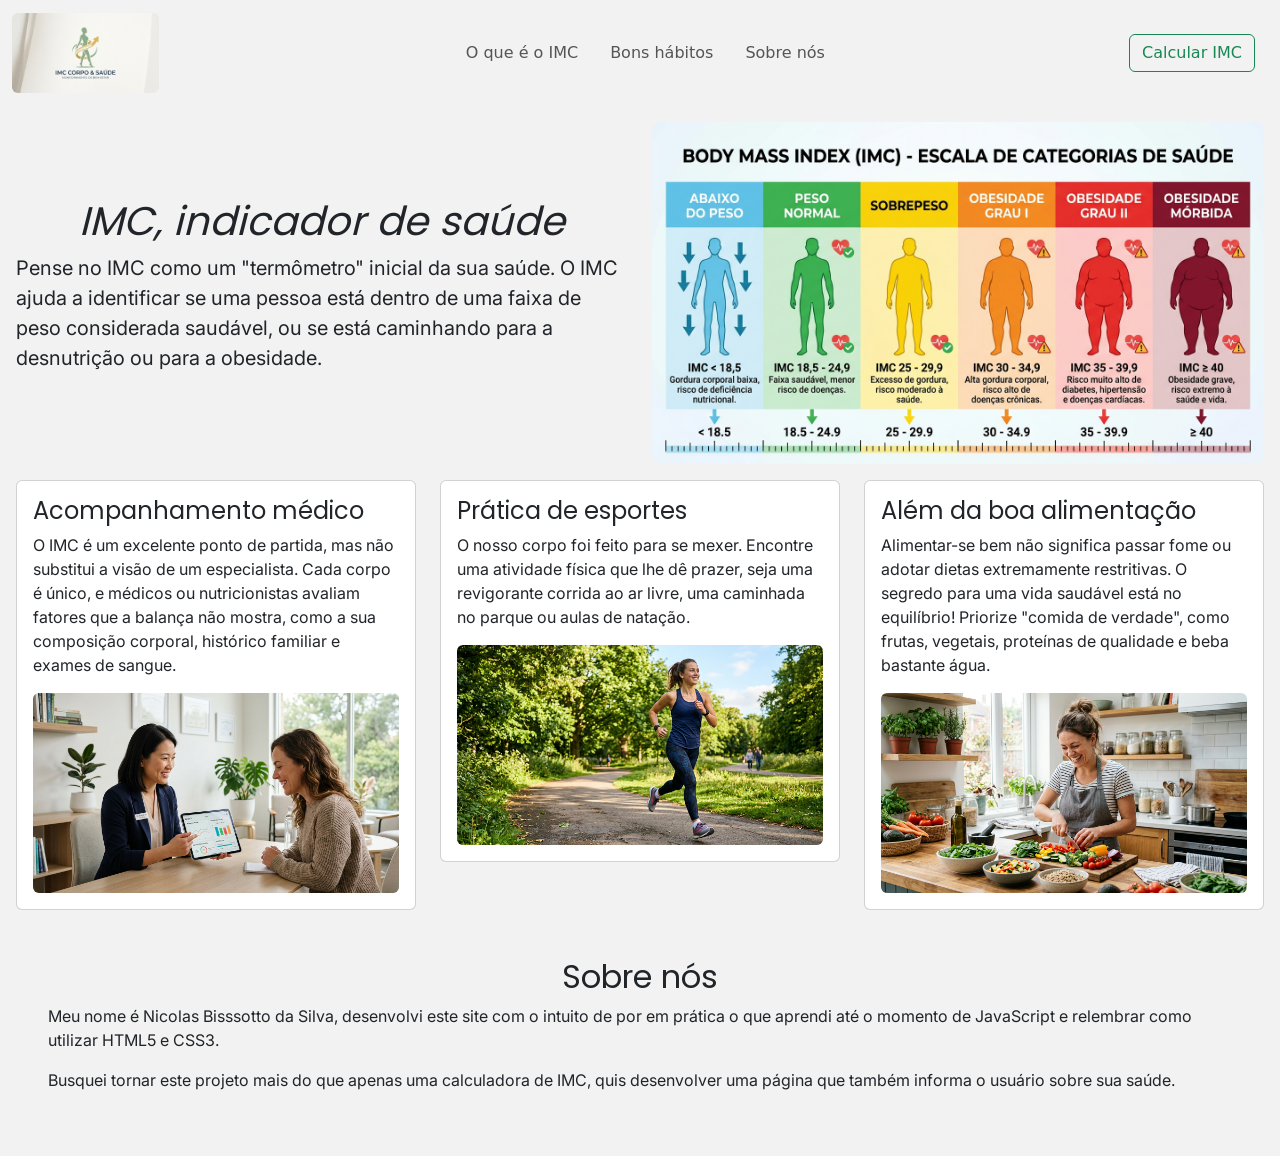
<file: index.html>
<!doctype html>
<html lang="pt-BR">
  <head>
    <meta charset="UTF-8" />
    <meta name="viewport" content="width=device-width, initial-scale=1.0" />

    <!-- Bootstrap 5 -->
    <link
      href="https://cdn.jsdelivr.net/npm/bootstrap@5.0.2/dist/css/bootstrap.min.css"
      rel="stylesheet"
      integrity="sha384-EVSTQN3/azprG1Anm3QDgpJLIm9Nao0Yz1ztcQTwFspd3yD65VohhpuuCOmLASjC"
      crossorigin="anonymous"
    />

    <!-- Meu CSS -->
    <link rel="stylesheet" href="/css/style.css" />
    <title>How Is My IMC?</title>
  </head>
  <body>
    <div class="container"></div>
    <!-- Cabeçalho do site -->
    <header>
      <!-- Área de navegação -->
      <nav class="navbar navbar-expand-sm navbar-light">
        <div class="container-fluid">
          <a href="#" class="navbar-brand">
            <img
              src="design/img/img-logo.jpg"
              alt=""
              height="80"
              class="rounded"
            />
          </a>

          <button
            class="navbar-toggler"
            type="button"
            data-bs-toggle="collapse"
            data-bs-target="#navBarMenu"
          >
            <span class="navbar-toggler-icon"></span>
          </button>

          <div class="collapse navbar-collapse" id="navBarMenu">
            <ul class="navbar-nav m-auto">
              <li class="nav-item m-2">
                <a href="#imc-desc" class="nav-link">O que é o IMC</a>
              </li>
              <li class="nav-item m-2">
                <a href="#bons-habitos" class="nav-link">Bons hábitos</a>
              </li>
              <li class="nav-item m-2">
                <a href="#sobre-nos" class="nav-link"> Sobre nós </a>
              </li>
            </ul>
            <button class="btn">
              <a
                href="calculadoraImc.html"
                role="button"
                class="btn btn-outline-success"
                >Calcular IMC</a
              >
            </button>
          </div>
        </div>
      </nav>
      <!-- Área de navegação - FIM -->
    </header>
    <!-- Cabeçalho do site - FIM -->

    <!-- Section de introdução -->
    <section class="m-3">
      <div class="row" id="imc-desc">
        <div class="col-6 mt-auto mb-auto" id="main-title">
          <h1 class="fst-italic text-center">IMC, indicador de saúde</h1>
          <p class="fs-5">
            Pense no IMC como um "termômetro" inicial da sua saúde. O IMC ajuda
            a identificar se uma pessoa está dentro de uma faixa de peso
            considerada saudável, ou se está caminhando para a desnutrição ou
            para a obesidade.
          </p>
        </div>
        <div class="col-6">
          <img
            src="design/img/img-classificacao-imc.jpg"
            alt=""
            class="img-fluid rounded-3"
          />
        </div>
      </div>
    </section>
    <!-- Section de introdução - FIM -->

    <!-- Área contendo o assunto principal - Bons hábitos -->
    <main class="m-3">
      <div class="row" id="bons-habitos">
        <div class="col-4">
          <div class="card">
            <div class="card-body">
              <h5 class="card-title">Acompanhamento médico</h5>
              <p class="card-text">
                O IMC é um excelente ponto de partida, mas não substitui a visão
                de um especialista. Cada corpo é único, e médicos ou
                nutricionistas avaliam fatores que a balança não mostra, como a
                sua composição corporal, histórico familiar e exames de sangue.
              </p>
              <img
                src="design/img/img-acompanhamento-medico.jpg"
                alt=""
                class="img-fluid card-img-bottom rounded-2"
              />
            </div>
          </div>
        </div>
        <div class="col-4">
          <div class="card">
            <div class="card-body">
              <h5 class="card-title">Prática de esportes</h5>
              <p class="card-text">
                O nosso corpo foi feito para se mexer. Encontre uma atividade
                física que lhe dê prazer, seja uma revigorante corrida ao ar
                livre, uma caminhada no parque ou aulas de natação.
              </p>
              <img
                src="design/img/img-corrida-ar-livre.jpg"
                alt=""
                class="card-img-bottom img-fluid rounded-2"
              />
            </div>
          </div>
        </div>
        <div class="col-4">
          <div class="card">
            <div class="card-body">
              <h5 class="card-title">Além da boa alimentação</h5>
              <p class="card-text">
                Alimentar-se bem não significa passar fome ou adotar dietas
                extremamente restritivas. O segredo para uma vida saudável está
                no equilíbrio! Priorize "comida de verdade", como frutas,
                vegetais, proteínas de qualidade e beba bastante água.
              </p>
              <img
                src="design/img/img-alimentacao.jpg"
                alt=""
                class="img-fluid card-img-bottom rounded-2"
              />
            </div>
          </div>
        </div>
      </div>
    </main>
    <!-- Área contendo o assunto principal - FIM -->

    <!-- Section sobre mim -->
    <section class="m-5" id="sobre-nos">
      <div class="row">
        <div class="col-12">
          <h3 class="text-center">Sobre nós</h3>
          <p>
            Meu nome é Nicolas Bisssotto da Silva, desenvolvi este site com o
            intuito de por em prática o que aprendi até o momento de JavaScript
            e relembrar como utilizar HTML5 e CSS3.
          </p>
          <p>
            Busquei tornar este projeto mais do que apenas uma calculadora de
            IMC, quis desenvolver uma página que também informa o usuário sobre
            sua saúde.
          </p>
        </div>
      </div>
    </section>

    <script
      src="https://cdn.jsdelivr.net/npm/bootstrap@5.0.2/dist/js/bootstrap.bundle.min.js"
      integrity="sha384-MrcW6ZMFYlzcLA8Nl+NtUVF0sA7MsXsP1UyJoMp4YLEuNSfAP+JcXn/tWtIaxVXM"
      crossorigin="anonymous"
    ></script>
  </body>
</html>
</file>
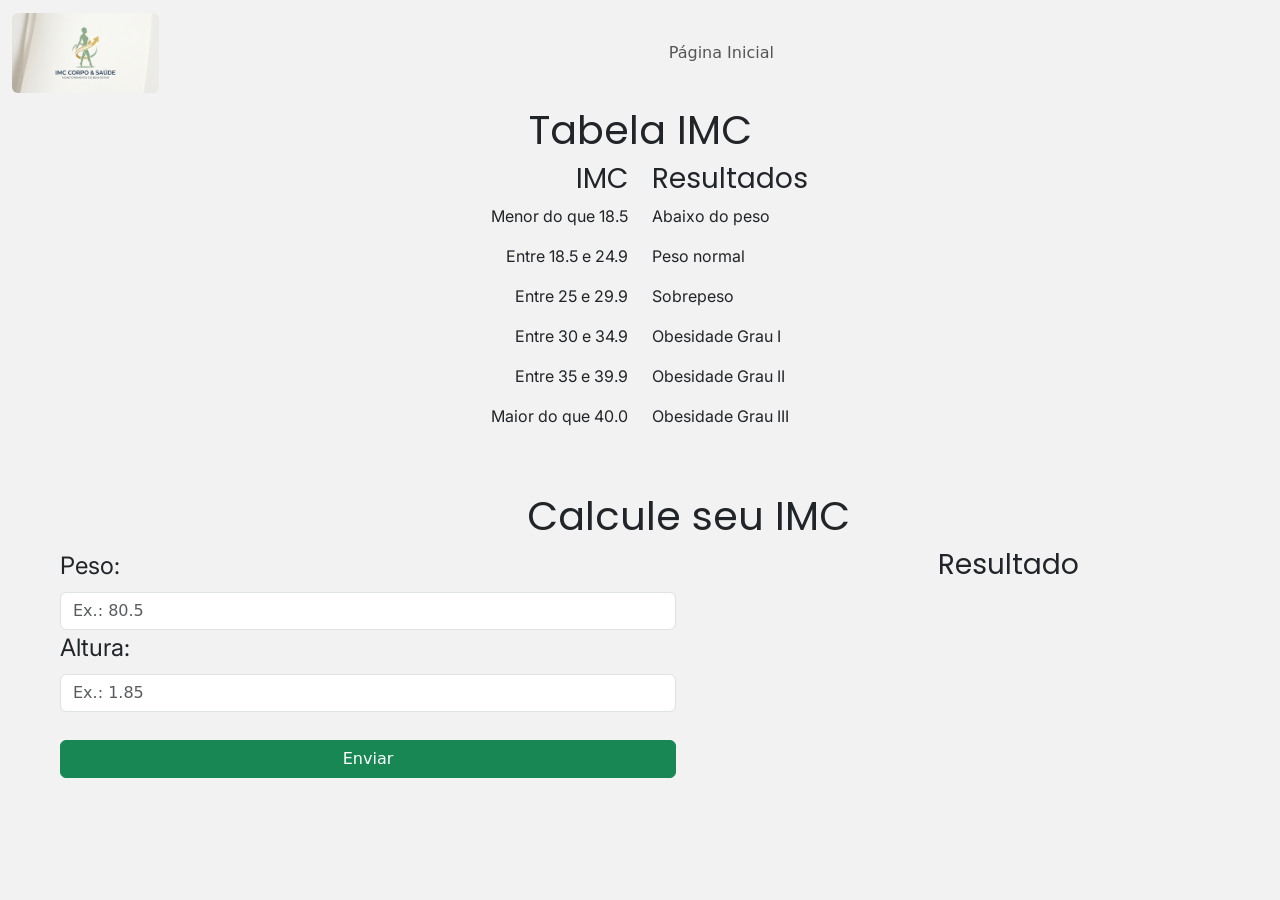
<file: calculadoraImc.html>
<!doctype html>
<html lang="pt-BR">
  <head>
    <meta charset="UTF-8" />
    <meta name="viewport" content="width=device-width, initial-scale=1.0" />

    <!-- Bootstrap 5 -->
    <link
      href="https://cdn.jsdelivr.net/npm/bootstrap@5.0.2/dist/css/bootstrap.min.css"
      rel="stylesheet"
      integrity="sha384-EVSTQN3/azprG1Anm3QDgpJLIm9Nao0Yz1ztcQTwFspd3yD65VohhpuuCOmLASjC"
      crossorigin="anonymous"
    />

    <!-- Meu CSS -->
    <link rel="stylesheet" href="/css/calculadoraImc.css" />
    <title>How Is My IMC?</title>
  </head>
  <body>
    <div class="container"></div>
    <!-- Cabeçalho do site -->
    <header>
      <!-- Área de navegação -->
      <nav class="navbar navbar-expand-sm navbar-light">
        <div class="container-fluid">
          <a href="#" class="navbar-brand">
            <img
              src="design/img/img-logo.jpg"
              alt=""
              height="80"
              class="rounded"
            />
          </a>

          <button
            class="navbar-toggler"
            type="button"
            data-bs-toggle="collapse"
            data-bs-target="#navBarMenu"
          >
            <span class="navbar-toggler-icon"></span>
          </button>

          <div class="collapse navbar-collapse" id="navBarMenu">
            <ul class="navbar-nav m-auto">
              <li class="nav-item m-2">
                <a href="index.html" class="nav-link">Página Inicial</a>
              </li>
            </ul>
          </div>
        </div>
      </nav>
      <!-- Área de navegação - FIM -->
    </header>
    <!-- Cabeçalho do site - FIM -->

    <article class="container-fluid">
      <h1 class="text-center">Tabela IMC</h1>
      <div class="row" id="imc-tabela">
        <div class="col-6 text-end">
          <h3>IMC</h3>
          <p>Menor do que 18.5</p>
          <p>Entre 18.5 e 24.9</p>
          <p>Entre 25 e 29.9</p>
          <p>Entre 30 e 34.9</p>
          <p>Entre 35 e 39.9</p>
          <p>Maior do que 40.0</p>
        </div>
        <div class="col-6 text-start">
          <h3>Resultados</h3>
          <p>Abaixo do peso</p>
          <p>Peso normal</p>
          <p>Sobrepeso</p>
          <p>Obesidade Grau I</p>
          <p>Obesidade Grau II</p>
          <p>Obesidade Grau III</p>
        </div>
      </div>
    </article>

    <!-- Conteudo principal - Form -->
    <main class="container-fluid m-5">
      <h1 class="text-center">Calcule seu IMC</h1>
      <form id="formulario">
        <div class="row">
          <div class="col-6">
            <div>
              <label class="form-label fs-4">Peso: </label>
              <input
                type="text"
                class="form-control"
                id="pesoUsuario"
                placeholder="Ex.: 80.5"
              />
            </div>

            <div>
              <label class="form-label fs-4">Altura: </label>
              <input
                type="text"
                class="form-control"
                id="alturaUsuario"
                placeholder="Ex.: 1.85"
              />
            </div>

            <div class="form-text fs-6" id="alerta"></div>
            <button
              type="submit"
              class="btn btn-success mt-4 w-100"
              id="enviar"
            >
              Enviar
            </button>
          </div>
          <div class="col-6" id="result">
            <h3 class="text-center">Resultado</h3>
            <h6 id="resultCalc" class="text-center mt-5"></h6>
          </div>
        </div>
      </form>
    </main>

    <script
      src="https://cdn.jsdelivr.net/npm/bootstrap@5.0.2/dist/js/bootstrap.bundle.min.js"
      integrity="sha384-MrcW6ZMFYlzcLA8Nl+NtUVF0sA7MsXsP1UyJoMp4YLEuNSfAP+JcXn/tWtIaxVXM"
      crossorigin="anonymous"
    ></script>
    <script src="js/scriptImc.js"></script>
  </body>
</html>
</file>
<file: css/style.css>
/* Adicionando fontes as fontes que serão usadas */
@font-face {
  font-family: inter;
  src: url(/design/fonts/Inter-VariableFont_opsz\,wght.ttf);
}

@font-face {
  font-family: poppins;
  src: url(/design/fonts/Poppins-Regular.ttf);
}

@font-face {
  font-family: roboto;
  src: url(/design/fonts/Roboto-Regular.ttf);
}

/* Cores e Fontes*/
:root {
  --navBarColors: #2b6777;
  --actionButtons: #52ab98;
  --background: #f2f2f2;
  --cards: #ffffff;
  --generalTexts: #333333;

  --titles: poppins;
  --content: inter;
  --inputFields: roboto;
}
/* Configurações Gerais */

body {
  margin: 0;
  padding: 0;
  background-color: var(--background);
  font-family: 16px;
  overflow-x: hidden;
}

/* Section */

/* '+' faz o Css pegar o primeiro h1 dessa "rota" */
section #main-title h1 {
  color: var(--titles);
  font-family: var(--titles);
}

section #main-title p {
  color: var(--content);
  font-family: var(--content);
}

/* Main */
main #bons-habitos h5 {
  color: var(--titles);
  font-family: var(--titles);
  font-size: 1.5em;
}

main #bons-habitos p {
  color: var(--content);
  font-family: var(--content);
  font-size: 1em;
}

/* Section - Sobre nós */
#sobre-nos h3 {
  color: var(--titles);
  font-family: var(--titles);
  font-size: 2em;
}

#sobre-nos p {
  color: var(--content);
  font-family: var(--content);
  font-size: 1em;
}
</file>
<file: css/calculadoraImc.css>
/* Adicionando fontes as fontes que serão usadas */
@font-face {
  font-family: inter;
  src: url(/design/fonts/Inter-VariableFont_opsz\,wght.ttf);
}

@font-face {
  font-family: poppins;
  src: url(/design/fonts/Poppins-Regular.ttf);
}

@font-face {
  font-family: roboto;
  src: url(/design/fonts/Roboto-Regular.ttf);
}

/* Cores e Fontes*/
:root {
  --navBarColors: #2b6777;
  --actionButtons: #52ab98;
  --background: #f2f2f2;
  --cards: #ffffff;
  --generalTexts: #333333;

  --titles: poppins;
  --content: inter;
  --inputFields: roboto;
}

/* Configurações Gerais */
body {
  margin: 0;
  padding: 0;
  background-color: var(--background);
  font-family: 16px;
  overflow-x: hidden;
}

/* Article */
article h1 {
  color: var(--titles);
  font-family: var(--titles);
}

article #imc-tabela h3 {
  color: var(--titles);
  font-family: var(--titles);
}

article #imc-tabela p {
  color: var(--content);
  font-family: var(--content);
}

/* Main */
main h1 {
  color: var(--titles);
  font-family: var(--titles);
}

main form label {
  color: var(--content);
  font-family: var(--content);
}

main #result {
  color: var(--titles);
  font-family: var(--titles);
}

main #resultCalc {
  color: var(--content);
  font-family: var(--titles);
  font-size: 1.5em;
}
</file>
